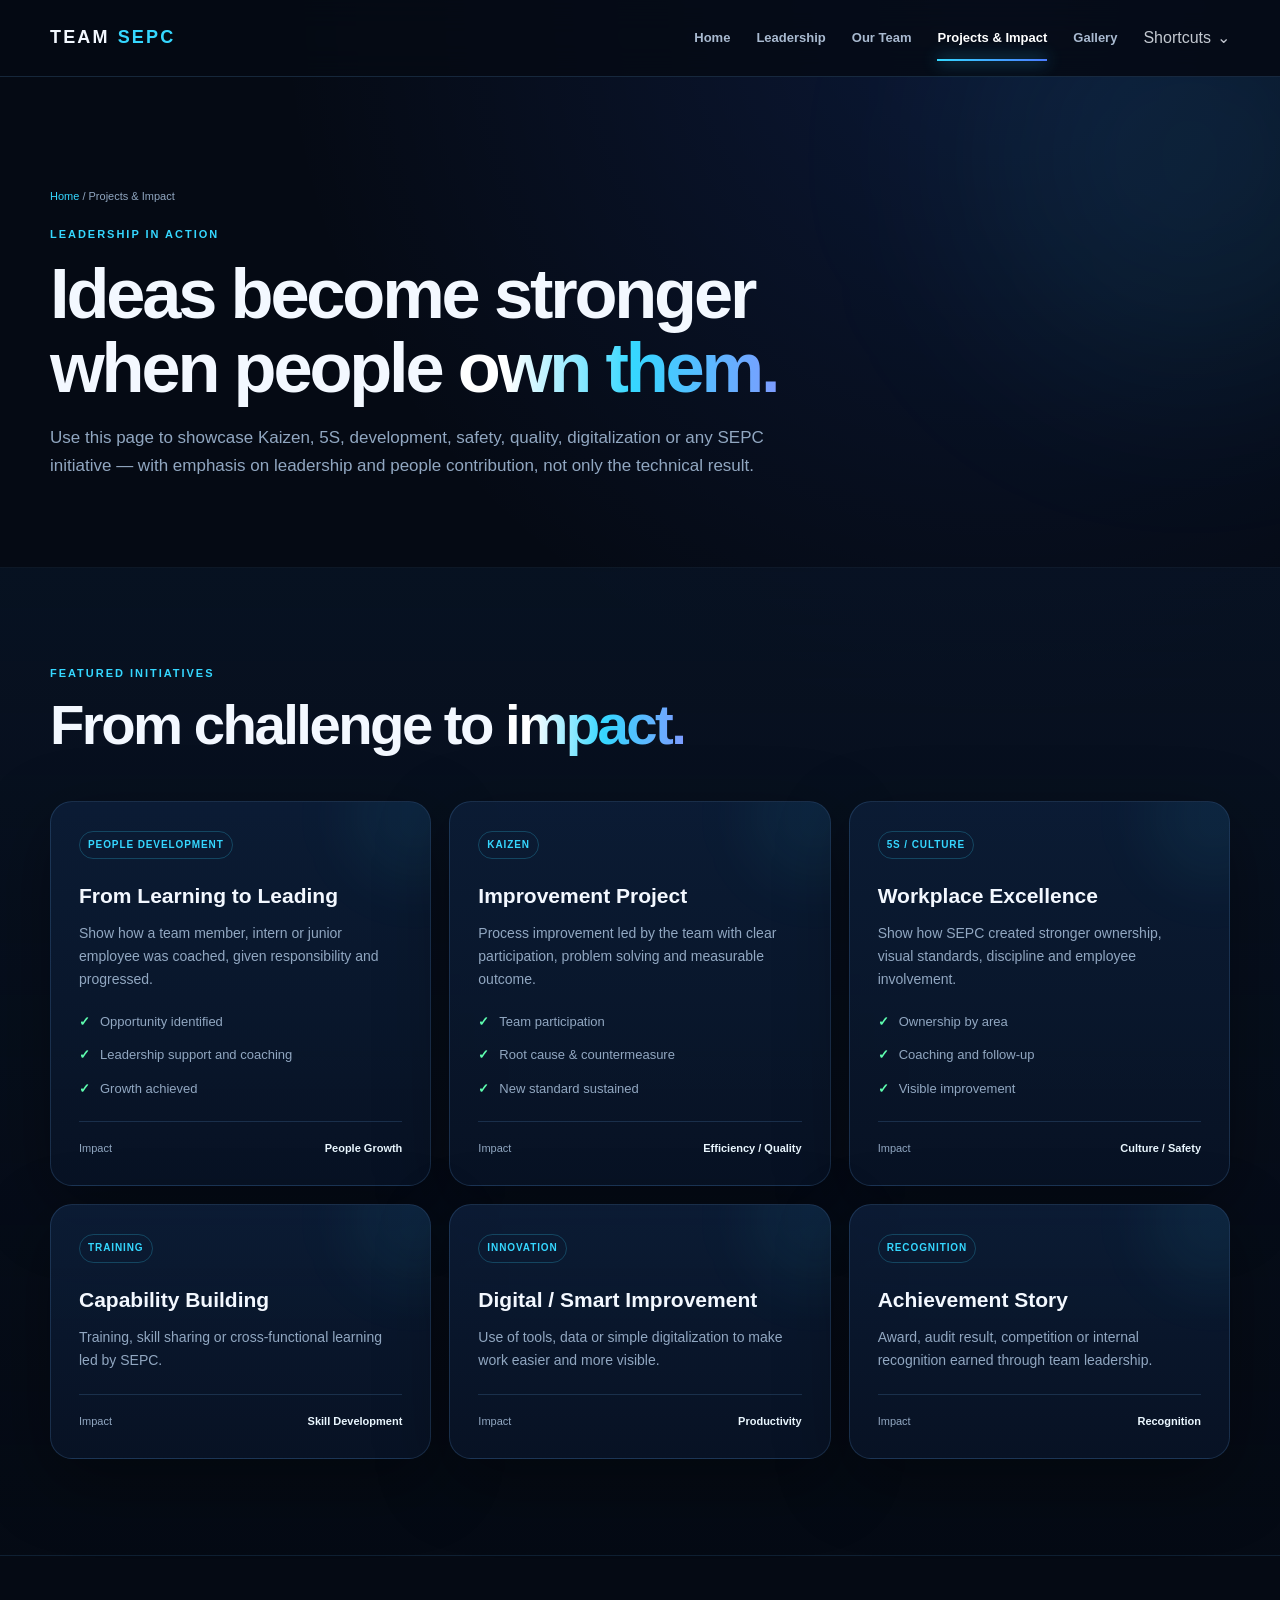
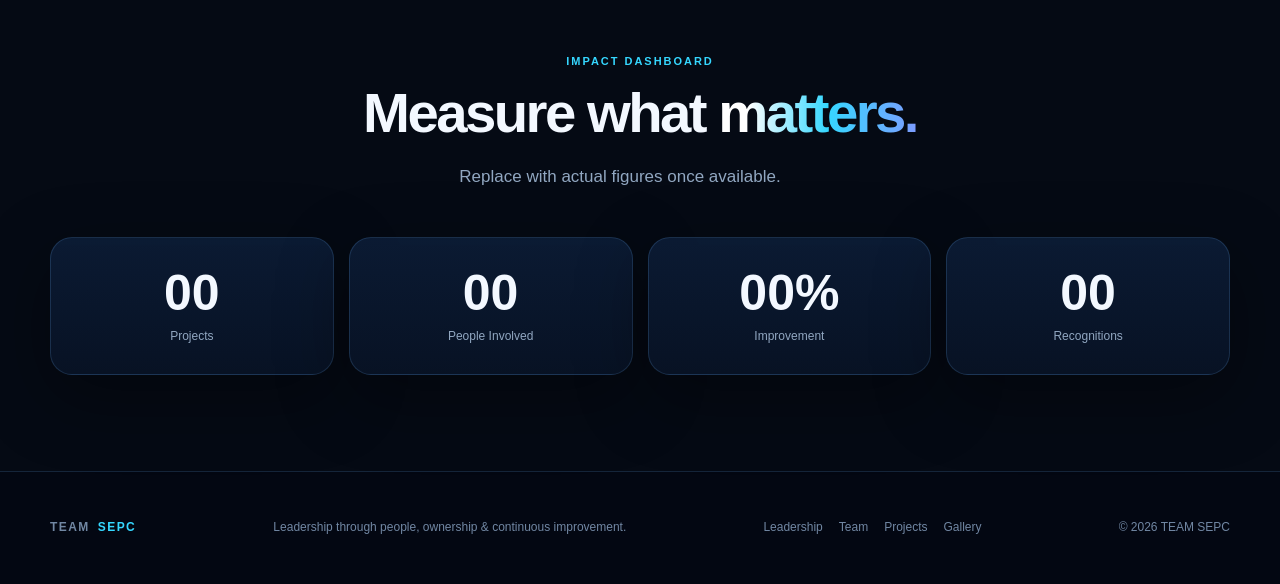
<file: projects.html>
<!doctype html><html lang="en"><head><meta charset="utf-8"><meta name="viewport" content="width=device-width,initial-scale=1"><meta name="description" content="TEAM SEPC projects achievements and leadership impact"><title>Projects & Impact | TEAM SEPC</title><link rel="stylesheet" href="css/style.css"></head><body>
<header class="site-header"><div class="container nav-wrap"><a class="brand" href="index.html"><span>TEAM</span><strong>SEPC</strong></a><button class="menu-toggle" aria-label="Open navigation" aria-expanded="false"><span></span><span></span><span></span></button><nav class="main-nav" aria-label="Primary navigation"><a href="index.html" >Home</a><a href="leadership.html" >Leadership</a><a href="team.html" >Our Team</a><a href="projects.html" class="active">Projects & Impact</a><a href="gallery.html" >Gallery</a><div class="nav-dropdown"><button class="dropdown-toggle" type="button" aria-expanded="false">Shortcuts <span>⌄</span></button><div class="dropdown-menu"><a href="#" onclick="return false;"><span>01</span> SEPC Portal <small>Coming soon</small></a><a href="#" onclick="return false;"><span>02</span> Daily Dashboard <small>Coming soon</small></a><a href="#" onclick="return false;"><span>03</span> Improvement Tracker <small>Coming soon</small></a><a href="#" onclick="return false;"><span>04</span> Training Hub <small>Coming soon</small></a><a href="#" onclick="return false;"><span>05</span> Shared Resources <small>Coming soon</small></a></div></div></nav></div></header>
<main><section class="page-hero"><div class="container"><div class="breadcrumb"><a href="index.html">Home</a> / Projects & Impact</div><div class="eyebrow">LEADERSHIP IN ACTION</div><h1>Ideas become stronger<br>when people <span>own them.</span></h1><p>Use this page to showcase Kaizen, 5S, development, safety, quality, digitalization or any SEPC initiative — with emphasis on leadership and people contribution, not only the technical result.</p></div></section><section class="section section-dark"><div class="container"><div class="section-heading reveal"><div class="eyebrow">FEATURED INITIATIVES</div><h2>From challenge to <span>impact.</span></h2></div><div class="project-grid"><article class="project-card reveal"><div class="project-tag">PEOPLE DEVELOPMENT</div><h3>From Learning to Leading</h3><p>Show how a team member, intern or junior employee was coached, given responsibility and progressed.</p><div class="impact-list"><div>Opportunity identified</div><div>Leadership support and coaching</div><div>Growth achieved</div></div><div class="project-meta"><span>Impact</span><strong>People Growth</strong></div></article><article class="project-card reveal delay-1"><div class="project-tag">KAIZEN</div><h3>Improvement Project</h3><p>Process improvement led by the team with clear participation, problem solving and measurable outcome.</p><div class="impact-list"><div>Team participation</div><div>Root cause & countermeasure</div><div>New standard sustained</div></div><div class="project-meta"><span>Impact</span><strong>Efficiency / Quality</strong></div></article><article class="project-card reveal delay-2"><div class="project-tag">5S / CULTURE</div><h3>Workplace Excellence</h3><p>Show how SEPC created stronger ownership, visual standards, discipline and employee involvement.</p><div class="impact-list"><div>Ownership by area</div><div>Coaching and follow-up</div><div>Visible improvement</div></div><div class="project-meta"><span>Impact</span><strong>Culture / Safety</strong></div></article><article class="project-card reveal"><div class="project-tag">TRAINING</div><h3>Capability Building</h3><p>Training, skill sharing or cross-functional learning led by SEPC.</p><div class="project-meta"><span>Impact</span><strong>Skill Development</strong></div></article><article class="project-card reveal delay-1"><div class="project-tag">INNOVATION</div><h3>Digital / Smart Improvement</h3><p>Use of tools, data or simple digitalization to make work easier and more visible.</p><div class="project-meta"><span>Impact</span><strong>Productivity</strong></div></article><article class="project-card reveal delay-2"><div class="project-tag">RECOGNITION</div><h3>Achievement Story</h3><p>Award, audit result, competition or internal recognition earned through team leadership.</p><div class="project-meta"><span>Impact</span><strong>Recognition</strong></div></article></div></div></section><section class="section"><div class="container"><div class="section-heading center reveal"><div class="eyebrow">IMPACT DASHBOARD</div><h2>Measure what <span>matters.</span></h2><p>Replace with actual figures once available.</p></div><div class="stats-grid"><div class="stat-card reveal"><strong>00</strong><span>Projects</span></div><div class="stat-card reveal delay-1"><strong>00</strong><span>People Involved</span></div><div class="stat-card reveal delay-2"><strong>00%</strong><span>Improvement</span></div><div class="stat-card reveal delay-3"><strong>00</strong><span>Recognitions</span></div></div></div></section></main>
<footer class="site-footer"><div class="container footer-wrap"><a class="brand" href="index.html"><span>TEAM</span><strong>SEPC</strong></a><p>Leadership through people, ownership & continuous improvement.</p><div class="footer-links"><a href="leadership.html">Leadership</a><a href="team.html">Team</a><a href="projects.html">Projects</a><a href="gallery.html">Gallery</a></div><p>© <span data-year></span> TEAM SEPC</p></div></footer><script src="js/script.js"></script></body></html>
</file>
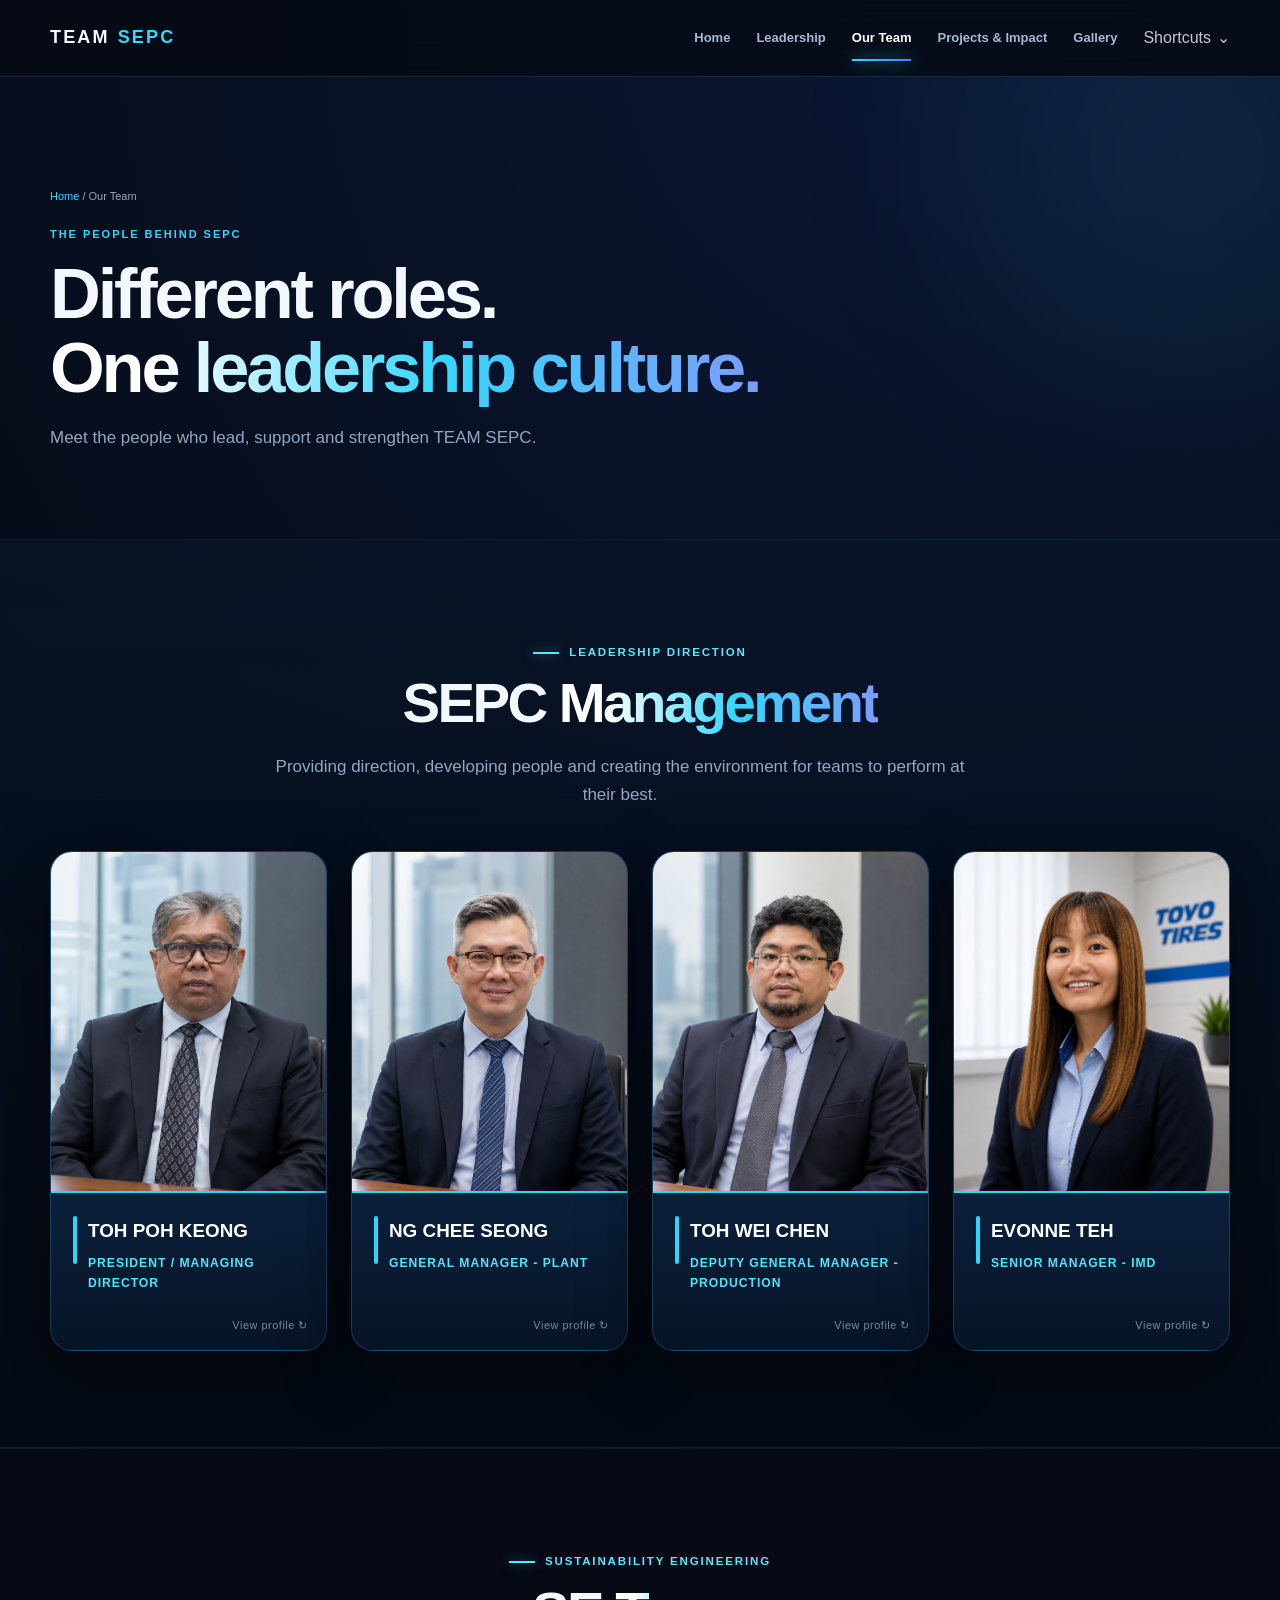
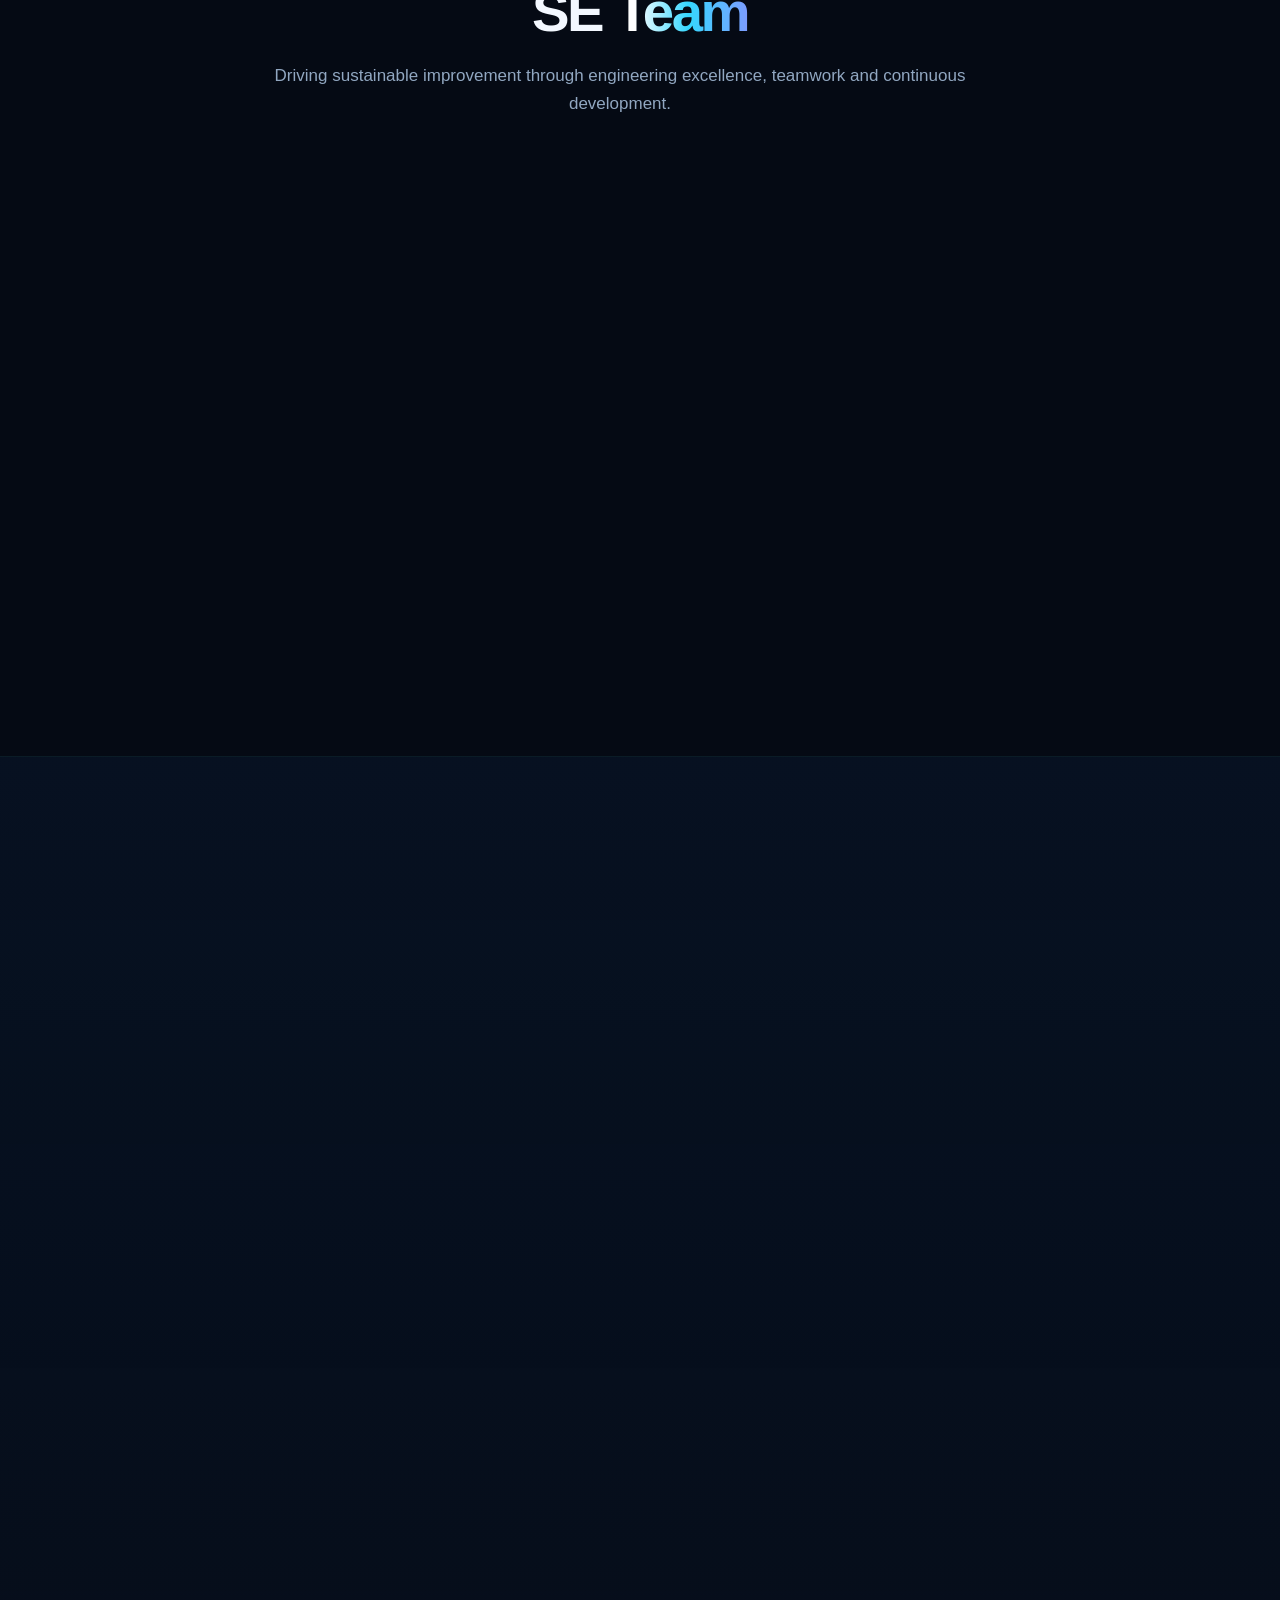
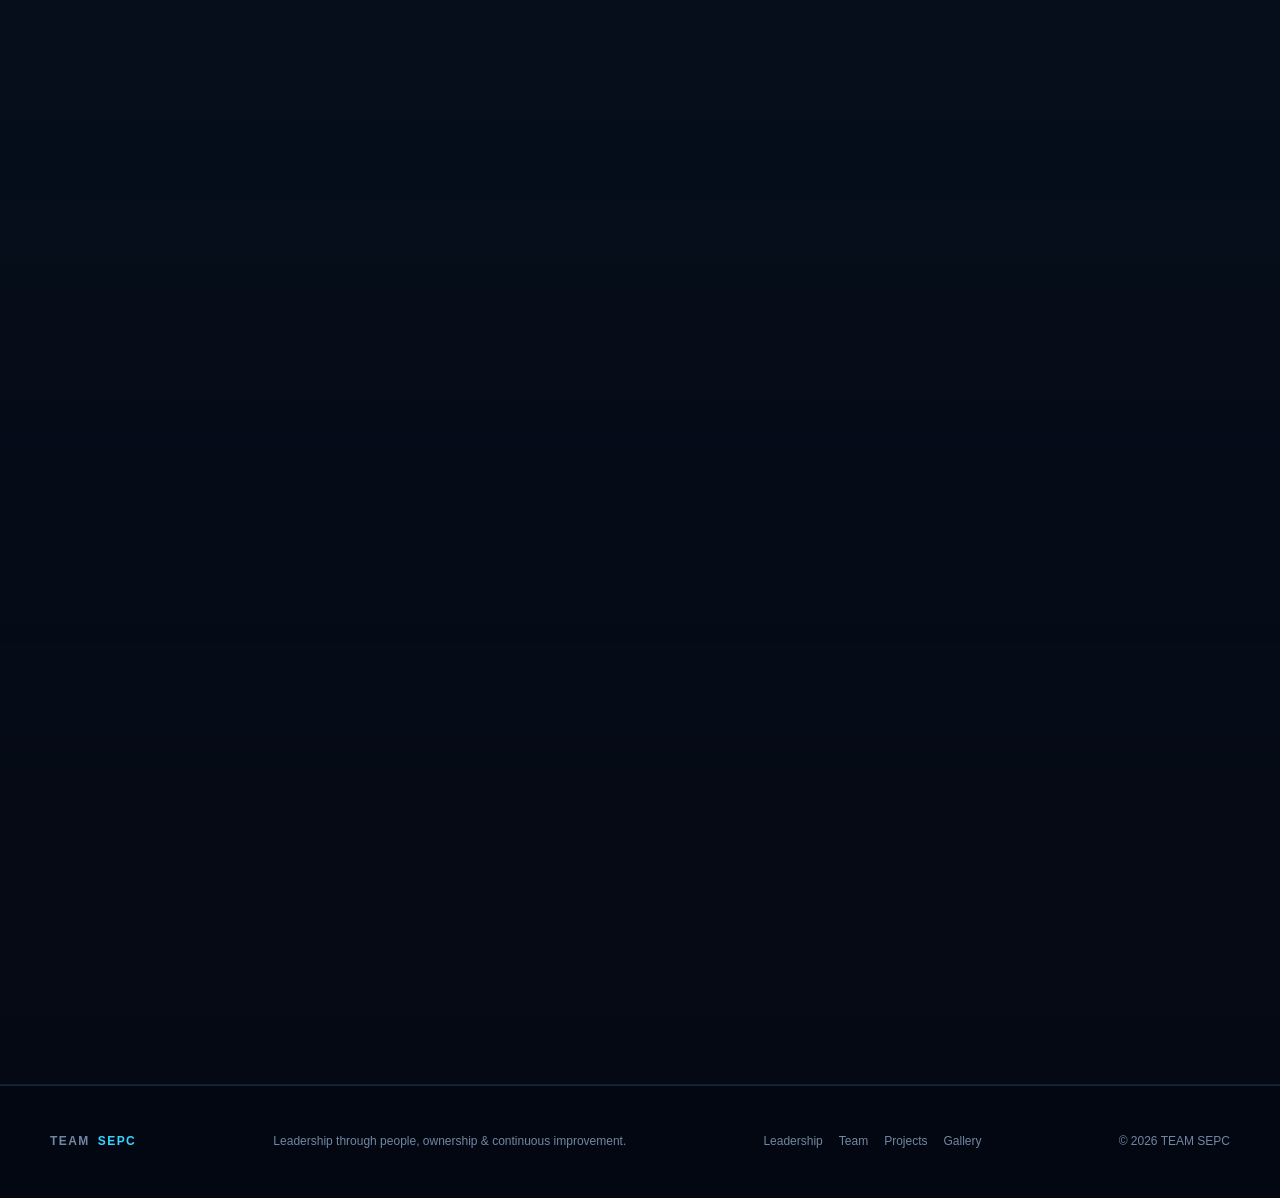
<file: team.html>
<!doctype html>
<html lang="en">
<head>
  <meta charset="utf-8">
  <meta name="viewport" content="width=device-width,initial-scale=1">
  <meta name="description" content="Meet the TEAM SEPC department members">
  <title>Our Team | TEAM SEPC</title>
  <link rel="stylesheet" href="css/style.css">

  <style>
    /* Team page hierarchy layout */
    .team-group { position: relative; }
    .team-group + .team-group { border-top: 1px solid rgba(82,232,255,.08); }
    .team-group .section-heading { margin-bottom: 42px; }

    .team-grid-four {
      display: grid;
      grid-template-columns: repeat(4, minmax(0, 1fr));
      gap: 24px;
      align-items: stretch;
    }

    /* PC Team: 4 + 4 + 2, with final two centered on desktop */
    .pc-team-grid .team-card:nth-last-child(2) { grid-column: 2; }
    .pc-team-grid .team-card:last-child { grid-column: 3; }

    .group-label {
      display: inline-flex;
      align-items: center;
      gap: 10px;
      margin-bottom: 12px;
      color: #59e8ff;
      font-size: .72rem;
      font-weight: 800;
      letter-spacing: .16em;
      text-transform: uppercase;
    }

    .group-label::before {
      content: "";
      width: 26px;
      height: 2px;
      background: #59e8ff;
      box-shadow: 0 0 12px rgba(89,232,255,.55);
    }

    @media (max-width: 1100px) {
      .team-grid-four { grid-template-columns: repeat(2, minmax(0, 1fr)); }
      .pc-team-grid .team-card:nth-last-child(2),
      .pc-team-grid .team-card:last-child { grid-column: auto; }
    }

    @media (max-width: 650px) {
      .team-grid-four { grid-template-columns: 1fr; }
    }
  </style>
</head>
<body>

<header class="site-header">
  <div class="container nav-wrap">
    <a class="brand" href="index.html"><span>TEAM</span><strong>SEPC</strong></a>

    <button class="menu-toggle" aria-label="Open navigation" aria-expanded="false">
      <span></span><span></span><span></span>
    </button>

    <nav class="main-nav" aria-label="Primary navigation">
      <a href="index.html">Home</a>
      <a href="leadership.html">Leadership</a>
      <a href="team.html" class="active">Our Team</a>
      <a href="projects.html">Projects &amp; Impact</a>
      <a href="gallery.html">Gallery</a>

      <div class="nav-dropdown">
        <button class="dropdown-toggle" type="button" aria-expanded="false">Shortcuts <span>⌄</span></button>
        <div class="dropdown-menu">
          <a href="#" onclick="return false;"><span>01</span> SEPC Portal <small>Coming soon</small></a>
          <a href="#" onclick="return false;"><span>02</span> Daily Dashboard <small>Coming soon</small></a>
          <a href="#" onclick="return false;"><span>03</span> Improvement Tracker <small>Coming soon</small></a>
          <a href="#" onclick="return false;"><span>04</span> Training Hub <small>Coming soon</small></a>
          <a href="#" onclick="return false;"><span>05</span> Shared Resources <small>Coming soon</small></a>
        </div>
      </div>
    </nav>
  </div>
</header>

<main>

  <section class="page-hero">
    <div class="container">
      <div class="breadcrumb"><a href="index.html">Home</a> / Our Team</div>
      <div class="eyebrow">THE PEOPLE BEHIND SEPC</div>
      <h1>Different roles.<br><span>One leadership culture.</span></h1>
      <p>Meet the people who lead, support and strengthen TEAM SEPC.</p>
    </div>
  </section>

  <!-- =========================================================
       SECTION 1: MANAGEMENT - 4 CARDS
  ========================================================== -->
  <section class="section section-dark team-group">
    <div class="container">
      <div class="section-heading center reveal">
        <div class="group-label">Leadership Direction</div>
        <h2>SEPC <span>Management</span></h2>
        <p>Providing direction, developing people and creating the environment for teams to perform at their best.</p>
      </div>

      <div class="team-grid-four">

        <!-- MANAGEMENT 01 -->
        <article class="team-card reveal" tabindex="0" aria-label="Management Member 1 profile">
          <div class="team-card-inner">
            <div class="team-card-face team-card-front">
              <div class="member-photo"><img src="images/team/management-1.jpg" alt="Management Member 1"></div>
              <div class="team-front-info">
                <h3>TOH POH KEONG</h3>
                <p class="role">PRESIDENT / MANAGING DIRECTOR</p>
                <span class="flip-hint">View profile ↻</span>
              </div>
            </div>
            <div class="team-card-face team-card-back">
              <div class="back-number">01</div>
              <p class="back-label">SEPC MANAGEMENT</p>
              <h3>TOH POH KEONG</h3>
              <p class="role">PRESIDENT / MANAGING DIRECTOR</p>
              <div class="back-line"></div>
              <p class="bio">Leads the SEPC team with a focus on people development, operational excellence and continuous improvement. Passionate about building strong teams and empowering people to take ownership.</p>
              <div class="leadership-tag">Leadership is about empowering others to succeed.</div>
              <span class="flip-hint">Back to photo ↻</span>
            </div>
          </div>
        </article>

        <!-- MANAGEMENT 02 -->
        <article class="team-card reveal" tabindex="0" aria-label="Management Member 2 profile">
          <div class="team-card-inner">
            <div class="team-card-face team-card-front">
              <div class="member-photo"><img src="images/team/management-2.jpg" alt="Management Member 2"></div>
              <div class="team-front-info">
                <h3>NG CHEE SEONG</h3>
                <p class="role">GENERAL MANAGER - PLANT</p>
                <span class="flip-hint">View profile ↻</span>
              </div>
            </div>
            <div class="team-card-face team-card-back">
              <div class="back-number">02</div>
              <p class="back-label">SEPC MANAGEMENT</p>
              <h3>Management Name 2</h3>
              <p class="role">Management Role</p>
              <div class="back-line"></div>
              <p class="bio">Add a short leadership contribution, responsibility, experience or personal leadership message here.</p>
              <div class="leadership-tag">LEAD • INSPIRE • EMPOWER</div>
              <span class="flip-hint">Back to photo ↻</span>
            </div>
          </div>
        </article>

        <!-- MANAGEMENT 03 -->
        <article class="team-card reveal" tabindex="0" aria-label="Management Member 3 profile">
          <div class="team-card-inner">
            <div class="team-card-face team-card-front">
              <div class="member-photo"><img src="images/team/management-3.jpg" alt="Management Member 3"></div>
              <div class="team-front-info">
                <h3>TOH WEI CHEN</h3>
                <p class="role">DEPUTY GENERAL MANAGER - PRODUCTION</p>
                <span class="flip-hint">View profile ↻</span>
              </div>
            </div>
            <div class="team-card-face team-card-back">
              <div class="back-number">03</div>
              <p class="back-label">SEPC MANAGEMENT</p>
              <h3>Management Name 3</h3>
              <p class="role">Management Role</p>
              <div class="back-line"></div>
              <p class="bio">Add a short leadership contribution, responsibility, experience or personal leadership message here.</p>
              <div class="leadership-tag">LEAD • INSPIRE • EMPOWER</div>
              <span class="flip-hint">Back to photo ↻</span>
            </div>
          </div>
        </article>

        <!-- MANAGEMENT 04 -->
        <article class="team-card reveal" tabindex="0" aria-label="Management Member 4 profile">
          <div class="team-card-inner">
            <div class="team-card-face team-card-front">
              <div class="member-photo"><img src="images/team/management-4.jpg" alt="Management Member 4"></div>
              <div class="team-front-info">
                <h3>EVONNE TEH</h3>
                <p class="role">SENIOR MANAGER - IMD</p>
                <span class="flip-hint">View profile ↻</span>
              </div>
            </div>
            <div class="team-card-face team-card-back">
              <div class="back-number">04</div>
              <p class="back-label">SEPC MANAGEMENT</p>
              <h3>EVONNE TEH</h3>
              <p class="role">SENIOR MANAGER - IMD</p>
              <div class="back-line"></div>
              <p class="bio">Two decades in the tyre industry turning data into decisions, bottlenecks into breakthroughs, and paper into history. Driving continuous improvement, digital transformation, and high-performing teams.</p>
              <div class="leadership-tag">Transforming people, processes, and technology to achieve sustainable manufacturing excellence.</div>
              <span class="flip-hint">Back to photo ↻</span>
            </div>
          </div>
        </article>

      </div>
    </div>
  </section>

  <!-- =========================================================
       SECTION 2: SE TEAM - 4 CARDS
  ========================================================== -->
  <section class="section team-group">
    <div class="container">
      <div class="section-heading center reveal">
        <div class="group-label">Sustainability Engineering</div>
        <h2>SE <span>Team</span></h2>
        <p>Driving sustainable improvement through engineering excellence, teamwork and continuous development.</p>
      </div>

      <div class="team-grid-four">

        <!-- SE 01 -->
        <article class="team-card reveal" tabindex="0" aria-label="SE Team Member 1 profile">
          <div class="team-card-inner">
            <div class="team-card-face team-card-front">
              <div class="member-photo"><img src="images/team/se-1.jpg" alt="SE Team Member 1"></div>
              <div class="team-front-info"><h3>MOHAMAD RASHID</h3><p class="role">SENIOR MANAGER - SE</p><span class="flip-hint">View profile ↻</span></div>
            </div>
            <div class="team-card-face team-card-back">
              <div class="back-number">01</div><p class="back-label">SUSTAINABILITY ENGINEERING</p><h3>SE Member 1</h3><p class="role">Team Role</p><div class="back-line"></div><p class="bio">Add responsibility, contribution, expertise or personal leadership message here.</p><div class="leadership-tag">LEAD • INSPIRE • EMPOWER</div><span class="flip-hint">Back to photo ↻</span>
            </div>
          </div>
        </article>

        <!-- SE 02 -->
        <article class="team-card reveal" tabindex="0" aria-label="SE Team Member 2 profile">
          <div class="team-card-inner">
            <div class="team-card-face team-card-front">
              <div class="member-photo"><img src="images/team/se-2.jpg" alt="SE Team Member 2"></div>
              <div class="team-front-info"><h3>RAJA MOHAMED RIZAL</h3><p class="role">ENGINEER - SE</p><span class="flip-hint">View profile ↻</span></div>
            </div>
            <div class="team-card-face team-card-back">
              <div class="back-number">02</div><p class="back-label">SUSTAINABILITY ENGINEERING</p><h3>SE Member 2</h3><p class="role">Team Role</p><div class="back-line"></div><p class="bio">Add responsibility, contribution, expertise or personal leadership message here.</p><div class="leadership-tag">LEAD • INSPIRE • EMPOWER</div><span class="flip-hint">Back to photo ↻</span>
            </div>
          </div>
        </article>

        <!-- SE 03 -->
        <article class="team-card reveal" tabindex="0" aria-label="SE Team Member 3 profile">
          <div class="team-card-inner">
            <div class="team-card-face team-card-front">
              <div class="member-photo"><img src="images/team/se-3.jpg" alt="SE Team Member 3"></div>
              <div class="team-front-info"><h3>NURUL SYAFIKA</h3><p class="role">ENGINEER - SE</p><span class="flip-hint">View profile ↻</span></div>
            </div>
            <div class="team-card-face team-card-back">
              <div class="back-number">03</div><p class="back-label">SUSTAINABILITY ENGINEERING</p><h3>SE Member 3</h3><p class="role">Team Role</p><div class="back-line"></div><p class="bio">Add responsibility, contribution, expertise or personal leadership message here.</p><div class="leadership-tag">LEAD • INSPIRE • EMPOWER</div><span class="flip-hint">Back to photo ↻</span>
            </div>
          </div>
        </article>

        <!-- SE 04 -->
        <article class="team-card reveal" tabindex="0" aria-label="SE Team Member 4 profile">
          <div class="team-card-inner">
            <div class="team-card-face team-card-front">
              <div class="member-photo"><img src="images/team/se-4.jpg" alt="SE Team Member 4"></div>
              <div class="team-front-info"><h3>MUHAMMAD FAIZ</h3><p class="role">ENGINEER - SE</p><span class="flip-hint">View profile ↻</span></div>
            </div>
            <div class="team-card-face team-card-back">
              <div class="back-number">04</div><p class="back-label">SUSTAINABILITY ENGINEERING</p><h3>SE Member 4</h3><p class="role">Team Role</p><div class="back-line"></div><p class="bio">Add responsibility, contribution, expertise or personal leadership message here.</p><div class="leadership-tag">LEAD • INSPIRE • EMPOWER</div><span class="flip-hint">Back to photo ↻</span>
            </div>
          </div>
        </article>

      </div>
    </div>
  </section>

  <!-- =========================================================
       SECTION 3: PC TEAM - 10 CARDS
       Desktop: 4 + 4 + 2 centered
  ========================================================== -->
  <section class="section section-dark team-group">
    <div class="container">
      <div class="section-heading center reveal">
        <div class="group-label">Production Control</div>
        <h2>PC <span>Team</span></h2>
        <p>Turning production demand into clear plans, coordinated schedules and stable operations.</p>
      </div>

      <div class="team-grid-four pc-team-grid">

        <!-- PC 01 -->
<article class="team-card reveal" tabindex="0" aria-label="Khor Seong Hock profile">
  <div class="team-card-inner">

    <div class="team-card-face team-card-front">
      <div class="member-photo">
        <img src="images/team/pc-1.jpg" alt="Khor Seong Hock">
      </div>

      <div class="team-front-info">
        <h3>KHOR SEONG HOCK</h3>
        <p class="role">MANAGER - PC</p>
        <span class="flip-hint">View profile ↻</span>
      </div>
    </div>

    <div class="team-card-face team-card-back">
      <div class="back-number">01</div>
      <p class="back-label">PRODUCTION CONTROL</p>
      <h3>KHOR SEONG HOCK</h3>
      <p class="role">MANAGER - PC</p>
      <div class="back-line"></div>
      <p class="bio">Add responsibility, contribution, expertise or personal leadership message here.</p>
      <div class="leadership-tag">LEAD • INSPIRE • EMPOWER</div>
      <span class="flip-hint">Back to photo ↻</span>
    </div>

  </div>
</article>


<!-- PC 02 -->
<article class="team-card reveal" tabindex="0" aria-label="Zaitulathika profile">
  <div class="team-card-inner">

    <div class="team-card-face team-card-front">
      <div class="member-photo">
        <img src="images/team/pc-2.jpg" alt="Zaitulathika">
      </div>

      <div class="team-front-info">
        <h3>ZAITULATHIKA</h3>
        <p class="role">EXECUTIVE - PC</p>
        <span class="flip-hint">View profile ↻</span>
      </div>
    </div>

    <div class="team-card-face team-card-back">
      <div class="back-number">02</div>
      <p class="back-label">PRODUCTION CONTROL</p>
      <h3>ZAITULATHIKA</h3>
      <p class="role">EXECUTIVE - PC</p>
      <div class="back-line"></div>
      <p class="bio">Add responsibility, contribution, expertise or personal leadership message here.</p>
      <div class="leadership-tag">LEAD • INSPIRE • EMPOWER</div>
      <span class="flip-hint">Back to photo ↻</span>
    </div>

  </div>
</article>


<!-- PC 03 -->
<article class="team-card reveal" tabindex="0" aria-label="Lee Paik Chuan profile">
  <div class="team-card-inner">

    <div class="team-card-face team-card-front">
      <div class="member-photo">
        <img src="images/team/pc-3.jpg" alt="Lee Paik Chuan">
      </div>

      <div class="team-front-info">
        <h3>LEE PAIK CHUAN</h3>
        <p class="role">EXECUTIVE - PC</p>
        <span class="flip-hint">View profile ↻</span>
      </div>
    </div>

    <div class="team-card-face team-card-back">
      <div class="back-number">03</div>
      <p class="back-label">PRODUCTION CONTROL</p>
      <h3>LEE PAIK CHUAN</h3>
      <p class="role">EXECUTIVE - PC</p>
      <div class="back-line"></div>
      <p class="bio">Add responsibility, contribution, expertise or personal leadership message here.</p>
      <div class="leadership-tag">LEAD • INSPIRE • EMPOWER</div>
      <span class="flip-hint">Back to photo ↻</span>
    </div>

  </div>
</article>


<!-- PC 04 -->
<article class="team-card reveal" tabindex="0" aria-label="Parthiban profile">
  <div class="team-card-inner">

    <div class="team-card-face team-card-front">
      <div class="member-photo">
        <img src="images/team/pc-4.jpg" alt="Parthiban">
      </div>

      <div class="team-front-info">
        <h3>PARTHIBAN</h3>
        <p class="role">TECHNICIAN - PC</p>
        <span class="flip-hint">View profile ↻</span>
      </div>
    </div>

    <div class="team-card-face team-card-back">
      <div class="back-number">04</div>
      <p class="back-label">PRODUCTION CONTROL</p>
      <h3>PARTHIBAN</h3>
      <p class="role">TECHNICIAN - PC</p>
      <div class="back-line"></div>
      <p class="bio">Add responsibility, contribution, expertise or personal leadership message here.</p>
      <div class="leadership-tag">LEAD • INSPIRE • EMPOWER</div>
      <span class="flip-hint">Back to photo ↻</span>
    </div>

  </div>
</article>


<!-- PC 05 -->
<article class="team-card reveal" tabindex="0" aria-label="Muhammad Naim profile">
  <div class="team-card-inner">

    <div class="team-card-face team-card-front">
      <div class="member-photo">
        <img src="images/team/pc-5.jpg" alt="Muhammad Naim">
      </div>

      <div class="team-front-info">
        <h3>MUHAMMAD NAIM</h3>
        <p class="role">TECHNICIAN - PC</p>
        <span class="flip-hint">View profile ↻</span>
      </div>
    </div>

    <div class="team-card-face team-card-back">
      <div class="back-number">05</div>
      <p class="back-label">PRODUCTION CONTROL</p>
      <h3>MUHAMMAD NAIM</h3>
      <p class="role">TECHNICIAN - PC</p>
      <div class="back-line"></div>
      <p class="bio">Add responsibility, contribution, expertise or personal leadership message here.</p>
      <div class="leadership-tag">LEAD • INSPIRE • EMPOWER</div>
      <span class="flip-hint">Back to photo ↻</span>
    </div>

  </div>
</article>


<!-- PC 06 -->
<article class="team-card reveal" tabindex="0" aria-label="Nazirul Hazwan profile">
  <div class="team-card-inner">

    <div class="team-card-face team-card-front">
      <div class="member-photo">
        <img src="images/team/pc-6.jpg" alt="Nazirul Hazwan">
      </div>

      <div class="team-front-info">
        <h3>NAZIRUL HAZWAN</h3>
        <p class="role">TECHNICIAN - PC</p>
        <span class="flip-hint">View profile ↻</span>
      </div>
    </div>

    <div class="team-card-face team-card-back">
      <div class="back-number">06</div>
      <p class="back-label">PRODUCTION CONTROL</p>
      <h3>NAZIRUL HAZWAN</h3>
      <p class="role">TECHNICIAN - PC</p>
      <div class="back-line"></div>
      <p class="bio">Add responsibility, contribution, expertise or personal leadership message here.</p>
      <div class="leadership-tag">LEAD • INSPIRE • EMPOWER</div>
      <span class="flip-hint">Back to photo ↻</span>
    </div>

  </div>
</article>


<!-- PC 07 -->
<article class="team-card reveal" tabindex="0" aria-label="Muhammad Salehuddin profile">
  <div class="team-card-inner">

    <div class="team-card-face team-card-front">
      <div class="member-photo">
        <img src="images/team/pc-7.jpg" alt="Muhammad Salehuddin">
      </div>

      <div class="team-front-info">
        <h3>MUHAMMAD SALEHUDDIN</h3>
        <p class="role">TECHNICIAN - PC</p>
        <span class="flip-hint">View profile ↻</span>
      </div>
    </div>

    <div class="team-card-face team-card-back">
      <div class="back-number">07</div>
      <p class="back-label">PRODUCTION CONTROL</p>
      <h3>MUHAMMAD SALEHUDDIN</h3>
      <p class="role">TECHNICIAN - PC</p>
      <div class="back-line"></div>
      <p class="bio">Add responsibility, contribution, expertise or personal leadership message here.</p>
      <div class="leadership-tag">LEAD • INSPIRE • EMPOWER</div>
      <span class="flip-hint">Back to photo ↻</span>
    </div>

  </div>
</article>


<!-- PC 08 -->
<article class="team-card reveal" tabindex="0" aria-label="Mohamad Adham profile">
  <div class="team-card-inner">

    <div class="team-card-face team-card-front">
      <div class="member-photo">
        <img src="images/team/pc-8.jpg" alt="Mohamad Adham">
      </div>

      <div class="team-front-info">
        <h3>MOHAMAD ADHAM</h3>
        <p class="role">TECHNICIAN - PC</p>
        <span class="flip-hint">View profile ↻</span>
      </div>
    </div>

    <div class="team-card-face team-card-back">
      <div class="back-number">08</div>
      <p class="back-label">PRODUCTION CONTROL</p>
      <h3>MOHAMAD ADHAM</h3>
      <p class="role">TECHNICIAN - PC</p>
      <div class="back-line"></div>
      <p class="bio">Add responsibility, contribution, expertise or personal leadership message here.</p>
      <div class="leadership-tag">LEAD • INSPIRE • EMPOWER</div>
      <span class="flip-hint">Back to photo ↻</span>
    </div>

  </div>
</article>


<!-- PC 09 -->
<article class="team-card reveal" tabindex="0" aria-label="Mohamad Aizat profile">
  <div class="team-card-inner">

    <div class="team-card-face team-card-front">
      <div class="member-photo">
        <img src="images/team/pc-9.jpg" alt="Mohamad Aizat">
      </div>

      <div class="team-front-info">
        <h3>MOHAMAD AIZAT</h3>
        <p class="role">TECHNICIAN - PC</p>
        <span class="flip-hint">View profile ↻</span>
      </div>
    </div>

    <div class="team-card-face team-card-back">
      <div class="back-number">09</div>
      <p class="back-label">PRODUCTION CONTROL</p>
      <h3>MOHAMAD AIZAT</h3>
      <p class="role">TECHNICIAN - PC</p>
      <div class="back-line"></div>
      <p class="bio">Add responsibility, contribution, expertise or personal leadership message here.</p>
      <div class="leadership-tag">LEAD • INSPIRE • EMPOWER</div>
      <span class="flip-hint">Back to photo ↻</span>
    </div>

  </div>
</article>


<!-- PC 10 -->
<article class="team-card reveal" tabindex="0" aria-label="Wan Hafizul profile">
  <div class="team-card-inner">

    <div class="team-card-face team-card-front">
      <div class="member-photo">
        <img src="images/team/pc-10.jpg" alt="Wan Hafizul">
      </div>

      <div class="team-front-info">
        <h3>WAN HAFIZUL</h3>
        <p class="role">TECHNICIAN - PC</p>
        <span class="flip-hint">View profile ↻</span>
      </div>
    </div>

    <div class="team-card-face team-card-back">
      <div class="back-number">10</div>
      <p class="back-label">PRODUCTION CONTROL</p>
      <h3>WAN HAFIZUL</h3>
      <p class="role">TECHNICIAN - PC</p>
      <div class="back-line"></div>
      <p class="bio">Add responsibility, contribution, expertise or personal leadership message here.</p>
      <div class="leadership-tag">LEAD • INSPIRE • EMPOWER</div>
      <span class="flip-hint">Back to photo ↻</span>
    </div>

  </div>
</article>
      </div>
    </div>
  </section>

</main>

<footer class="site-footer">
  <div class="container footer-wrap">
    <a class="brand" href="index.html"><span>TEAM</span><strong>SEPC</strong></a>
    <p>Leadership through people, ownership &amp; continuous improvement.</p>
    <div class="footer-links">
      <a href="leadership.html">Leadership</a>
      <a href="team.html">Team</a>
      <a href="projects.html">Projects</a>
      <a href="gallery.html">Gallery</a>
    </div>
    <p>© <span data-year></span> TEAM SEPC</p>
  </div>
</footer>

<script src="js/script.js"></script>
</body>
</html>
</file>
<file: css/style.css>
:root{--bg:#050a14;--panel:#0b1930;--text:#f3f8ff;--muted:#91a7c1;--cyan:#35d7ff;--blue:#4b7cff;--line:rgba(116,186,255,.17);--green:#5fffb0;--shadow:0 22px 70px rgba(0,0,0,.36);--radius:22px}*{box-sizing:border-box}html{scroll-behavior:smooth;scroll-padding-top:84px}body{margin:0;background:radial-gradient(circle at 78% 0%,rgba(50,108,255,.14),transparent 30%),var(--bg);color:var(--text);font-family:Inter,Segoe UI,Arial,sans-serif;line-height:1.65;-webkit-font-smoothing:antialiased}a{color:inherit;text-decoration:none}img{max-width:100%;display:block}.container{width:min(1180px,calc(100% - 40px));margin:auto}.site-header{position:sticky;top:0;z-index:100;background:rgba(5,10,20,.82);backdrop-filter:blur(16px);border-bottom:1px solid var(--line)}.nav-wrap{min-height:76px;display:flex;align-items:center;justify-content:space-between;gap:28px}.brand{display:flex;align-items:center;gap:8px;font-size:18px;letter-spacing:.12em;font-weight:800}.brand strong{color:var(--cyan)}.main-nav{display:flex;align-items:center;gap:26px}.main-nav a{font-size:13px;color:#a9bad0;font-weight:700;position:relative}.main-nav a:hover,.main-nav a.active{color:white}.main-nav a.active:after{content:"";position:absolute;left:0;right:0;bottom:-12px;height:2px;background:linear-gradient(90deg,var(--cyan),var(--blue));box-shadow:0 0 16px var(--cyan)}.menu-toggle{display:none;background:transparent;border:0;padding:8px}.menu-toggle span{display:block;width:23px;height:2px;margin:5px 0;background:white;border-radius:3px}.section{padding:96px 0}.section-dark{background:linear-gradient(180deg,rgba(8,20,38,.74),rgba(5,10,20,.3));border-top:1px solid rgba(116,186,255,.08);border-bottom:1px solid rgba(116,186,255,.08)}.eyebrow{font-size:11px;font-weight:800;letter-spacing:.18em;color:var(--cyan);text-transform:uppercase;margin-bottom:14px}.section-heading{max-width:760px;margin-bottom:46px}.section-heading.center{text-align:center;margin-inline:auto}.section-heading h2,.page-hero h1,.hero h1{font-size:clamp(38px,5.5vw,74px);line-height:1.04;margin:0 0 20px;letter-spacing:-.045em}.section-heading h2{font-size:clamp(34px,4.4vw,58px)}h1 span,h2 span{background:linear-gradient(90deg,#fff 15%,var(--cyan) 55%,#7c9cff);background-clip:text;-webkit-background-clip:text;color:transparent}.section-heading p,.hero-copy>p,.page-hero p{color:var(--muted);font-size:17px;max-width:720px}.btn{display:inline-flex;align-items:center;justify-content:center;gap:8px;min-height:48px;padding:12px 18px;border-radius:12px;font-size:13px;font-weight:800;border:1px solid var(--line);transition:.25s}.btn-primary{background:linear-gradient(135deg,#1cccf5,#496fff);color:#02101c;border-color:transparent;box-shadow:0 10px 32px rgba(41,147,255,.22)}.btn-primary:hover{transform:translateY(-2px)}.btn-ghost:hover{border-color:rgba(53,215,255,.5);background:rgba(53,215,255,.06)}.hero{min-height:calc(100vh - 76px);display:grid;align-items:center;position:relative;overflow:hidden;padding:85px 0 76px}.hero:before{content:"";position:absolute;inset:0;background-image:linear-gradient(rgba(66,138,255,.04) 1px,transparent 1px),linear-gradient(90deg,rgba(66,138,255,.04) 1px,transparent 1px);background-size:48px 48px;mask-image:linear-gradient(to bottom,black,transparent 90%)}.hero-grid{display:grid;grid-template-columns:1.05fr .95fr;align-items:center;gap:64px;position:relative;z-index:2}.hero-copy h1{font-size:clamp(48px,7vw,92px)}.hero-kicker{display:inline-flex;gap:8px;align-items:center;border:1px solid var(--line);padding:8px 11px;border-radius:999px;color:#b9c9dd;font-size:11px;font-weight:800;letter-spacing:.11em;background:rgba(9,25,49,.58)}.hero-kicker:before{content:"";width:7px;height:7px;border-radius:50%;background:var(--green);box-shadow:0 0 18px var(--green)}.hero-actions{margin-top:30px;display:flex;gap:12px;flex-wrap:wrap}.leadership-visual{min-height:500px;display:grid;place-items:center;position:relative}.core{width:280px;height:280px;border-radius:50%;display:grid;place-items:center;text-align:center;background:radial-gradient(circle at 50% 40%,rgba(53,215,255,.22),rgba(10,24,46,.97) 64%);border:1px solid rgba(53,215,255,.4);box-shadow:0 0 60px rgba(53,215,255,.12),inset 0 0 40px rgba(53,215,255,.08);position:relative}.core:before,.core:after{content:"";position:absolute;border-radius:50%;border:1px solid rgba(80,137,255,.2)}.core:before{inset:-55px}.core:after{inset:-105px}.core strong{font-size:30px;letter-spacing:.08em}.core span{display:block;font-size:11px;letter-spacing:.14em;color:var(--cyan);margin-bottom:7px}.core small{display:block;color:var(--muted);font-size:11px;letter-spacing:.1em;margin-top:6px}.orbit-label{position:absolute;padding:9px 12px;border-radius:999px;background:#091a32;border:1px solid var(--line);font-size:10px;font-weight:800;letter-spacing:.08em;color:#bfeeff;box-shadow:var(--shadow)}.ol1{top:55px;left:5%}.ol2{right:3%;top:150px}.ol3{bottom:90px;right:8%}.ol4{bottom:55px;left:3%}.quick-links{margin-top:-30px;position:relative;z-index:5}.quick-grid{display:grid;grid-template-columns:repeat(4,1fr);gap:16px}.quick-card,.principle-card,.story-card,.stat-card,.team-card,.project-card,.gallery-card,.detail-card{background:linear-gradient(180deg,rgba(12,29,55,.9),rgba(8,19,37,.94));border:1px solid var(--line);border-radius:var(--radius);box-shadow:var(--shadow)}.quick-card{padding:24px;transition:.25s}.quick-card:hover{transform:translateY(-4px);border-color:rgba(53,215,255,.36)}.quick-card .num{font-size:11px;color:var(--cyan);font-weight:800}.quick-card h3{margin:10px 0 6px;font-size:19px}.quick-card p{margin:0;color:var(--muted);font-size:13px}.quick-card .arrow{margin-top:14px;color:var(--cyan);font-size:18px}.lead-grid{display:grid;grid-template-columns:repeat(4,1fr);gap:18px}.principle-card{padding:28px}.principle-icon{width:42px;height:42px;border-radius:13px;display:grid;place-items:center;background:rgba(53,215,255,.09);border:1px solid rgba(53,215,255,.2);color:var(--cyan);font-weight:900;margin-bottom:22px}.principle-card h3{margin:0 0 8px;font-size:20px}.principle-card p{color:var(--muted);margin:0;font-size:14px}.quote-panel{display:grid;grid-template-columns:.8fr 1.2fr;gap:24px;align-items:stretch}.quote-box{padding:38px;background:linear-gradient(145deg,rgba(53,215,255,.12),rgba(75,124,255,.05));border:1px solid rgba(53,215,255,.23);border-radius:var(--radius)}.quote-mark{font-size:64px;line-height:.7;color:var(--cyan)}.quote-box blockquote{font-size:clamp(24px,3vw,38px);line-height:1.24;margin:22px 0;color:#eaf6ff;font-weight:700}.quote-box p{color:var(--muted);margin:0}.story-stack{display:grid;gap:14px}.story-card{padding:22px 24px;display:grid;grid-template-columns:46px 1fr;gap:16px;align-items:start}.story-card .step{width:42px;height:42px;border-radius:13px;background:rgba(75,124,255,.12);display:grid;place-items:center;color:var(--cyan);font-weight:800}.story-card h3{margin:0 0 5px;font-size:17px}.story-card p{margin:0;color:var(--muted);font-size:13px}.stats-grid{display:grid;grid-template-columns:repeat(4,1fr);gap:15px}.stat-card{padding:28px;text-align:center}.stat-card strong{display:block;font-size:clamp(32px,4vw,50px);line-height:1.1}.stat-card span{display:block;color:var(--muted);font-size:12px;margin-top:6px}.cta-band{display:grid;grid-template-columns:1fr auto;align-items:center;gap:28px;padding:34px;border:1px solid rgba(53,215,255,.22);background:linear-gradient(100deg,rgba(53,215,255,.11),rgba(75,124,255,.05));border-radius:var(--radius)}.cta-band h2{font-size:clamp(28px,3.7vw,46px);margin:0 0 8px}.cta-band p{margin:0;color:var(--muted)}.page-hero{padding:110px 0 70px;position:relative;overflow:hidden}.page-hero:after{content:"";position:absolute;width:420px;height:420px;border-radius:50%;background:rgba(53,215,255,.08);filter:blur(100px);right:-120px;top:-130px}.breadcrumb{font-size:11px;color:var(--muted);margin-bottom:20px}.breadcrumb a{color:var(--cyan)}.page-hero h1{max-width:850px}.intro-grid{display:grid;grid-template-columns:1fr 1fr;gap:22px}.detail-card{padding:32px}.detail-card h3{font-size:22px;margin:0 0 10px}.detail-card p{color:var(--muted);margin:0}.timeline{display:grid;gap:16px}.timeline-item{display:grid;grid-template-columns:110px 1fr;gap:22px;padding:22px 0;border-bottom:1px solid var(--line)}.timeline-item:last-child{border-bottom:0}.timeline-item .phase{color:var(--cyan);font-size:11px;font-weight:800;letter-spacing:.1em}.timeline-item h3{margin:0 0 6px}.timeline-item p{margin:0;color:var(--muted)}.team-grid{display:grid;grid-template-columns:repeat(4,1fr);gap:18px}.team-card{overflow:hidden}.team-card img{width:100%;aspect-ratio:4/5;object-fit:cover;background:#0a1830}.team-card .team-info{padding:20px}.team-card h3{font-size:18px;margin:0 0 3px}.team-card .role{color:var(--cyan);font-size:11px;font-weight:800;text-transform:uppercase;letter-spacing:.07em;margin:0 0 10px}.team-card .bio{color:var(--muted);font-size:13px;margin:0}.team-note{padding:18px 20px;border:1px dashed rgba(53,215,255,.28);border-radius:16px;color:var(--muted);font-size:13px;margin-bottom:30px;background:rgba(53,215,255,.03)}.project-grid{display:grid;grid-template-columns:repeat(3,1fr);gap:18px}.project-card{padding:28px;position:relative;overflow:hidden}.project-card:after{content:"";position:absolute;width:130px;height:130px;border-radius:50%;background:rgba(53,215,255,.06);filter:blur(30px);right:-50px;top:-50px}.project-tag{display:inline-block;padding:5px 8px;border-radius:999px;border:1px solid rgba(53,215,255,.23);font-size:10px;color:var(--cyan);font-weight:800;letter-spacing:.09em;margin-bottom:20px}.project-card h3{margin:0 0 8px;font-size:21px}.project-card p{margin:0;color:var(--muted);font-size:14px}.project-meta{margin-top:22px;padding-top:17px;border-top:1px solid var(--line);display:flex;justify-content:space-between;gap:10px;font-size:11px}.project-meta span{color:var(--muted)}.project-meta strong{color:#eaf7ff}.impact-list{display:grid;gap:12px;margin-top:20px}.impact-list div{display:flex;gap:10px;color:var(--muted);font-size:13px}.impact-list div:before{content:"✓";color:var(--green);font-weight:900}.gallery-grid{display:grid;grid-template-columns:repeat(3,1fr);gap:16px}.gallery-card{overflow:hidden;margin:0}.gallery-card img{width:100%;aspect-ratio:16/10;object-fit:cover;background:#08182f}.gallery-card .caption{padding:15px 17px}.gallery-card strong{display:block;font-size:14px}.gallery-card span{font-size:11px;color:var(--muted)}.site-footer{border-top:1px solid var(--line);padding:34px 0;background:#030712}.footer-wrap{display:flex;align-items:center;justify-content:space-between;gap:24px}.footer-wrap p,.footer-wrap a{font-size:12px;color:#7187a3}.footer-links{display:flex;gap:16px;flex-wrap:wrap}.reveal{opacity:0;transform:translateY(24px);transition:opacity .65s ease,transform .65s ease}.reveal.visible{opacity:1;transform:none}.delay-1{transition-delay:.08s}.delay-2{transition-delay:.16s}.delay-3{transition-delay:.24s}@media(max-width:980px){.main-nav{position:absolute;top:76px;left:20px;right:20px;background:#071429;border:1px solid var(--line);border-radius:16px;padding:12px 16px;display:none;flex-direction:column;align-items:stretch;gap:0;box-shadow:var(--shadow)}.main-nav.open{display:flex}.main-nav a{padding:13px 4px;border-bottom:1px solid rgba(116,186,255,.08)}.main-nav a:last-child{border-bottom:0}.main-nav a.active:after{display:none}.menu-toggle{display:block}.hero-grid,.quote-panel,.intro-grid{grid-template-columns:1fr}.leadership-visual{min-height:420px}.quick-grid,.lead-grid,.stats-grid,.team-grid{grid-template-columns:repeat(2,1fr)}.project-grid,.gallery-grid{grid-template-columns:repeat(2,1fr)}.cta-band{grid-template-columns:1fr}.section{padding:78px 0}}@media(max-width:640px){.container{width:calc(100% - 28px)}.section{padding:62px 0}.nav-wrap{min-height:68px}.main-nav{top:68px;left:14px;right:14px;max-height:calc(100vh - 82px);overflow:auto}.hero{min-height:auto;padding:70px 0 60px}.hero-grid{gap:22px}.hero-copy{text-align:center}.hero-copy h1{font-size:clamp(43px,13.5vw,64px)}.hero-copy>p{font-size:15px;margin-inline:auto}.hero-kicker{font-size:9px}.hero-actions{flex-direction:column}.btn{width:100%;min-height:50px}.leadership-visual{min-height:330px}.core{width:190px;height:190px}.core:before{inset:-36px}.core:after{inset:-70px}.core strong{font-size:23px}.orbit-label{font-size:8px;padding:7px 9px}.ol1{top:30px}.ol2{top:95px}.ol3{bottom:62px}.ol4{bottom:32px}.quick-links{margin-top:0}.quick-grid,.lead-grid,.stats-grid,.team-grid,.project-grid,.gallery-grid{grid-template-columns:1fr}.section-heading{text-align:center;margin-bottom:32px}.section-heading h2{font-size:clamp(31px,9.6vw,44px)}.section-heading p{font-size:15px}.quote-box{padding:28px}.story-card{grid-template-columns:40px 1fr}.timeline-item{grid-template-columns:1fr;gap:6px}.page-hero{padding:78px 0 48px}.page-hero h1{font-size:clamp(40px,12vw,58px)}.page-hero p{font-size:15px}.team-card img{aspect-ratio:4/4.3}.footer-wrap{flex-direction:column;text-align:center}.footer-links{justify-content:center}}@media(hover:none){.quick-card:hover,.btn-primary:hover{transform:none}}@media(prefers-reduced-motion:reduce){html{scroll-behavior:auto}*,*:before,*:after{transition:none!important;animation:none!important}}

.department-film{padding:88px 0 96px}.film-frame{position:relative;max-width:1120px;margin:34px auto 0;border:1px solid rgba(91,225,255,.24);border-radius:24px;overflow:hidden;background:#050b14;box-shadow:0 28px 80px rgba(0,0,0,.35),0 0 45px rgba(36,207,255,.08)}.film-frame video{display:block;width:100%;aspect-ratio:16/9;object-fit:cover;background:#050b14}.film-overlay{position:absolute;left:0;right:0;bottom:0;z-index:3;display:flex;align-items:center;justify-content:space-between;gap:18px;padding:48px 24px 20px;background:linear-gradient(transparent,rgba(3,9,18,.9))}.film-badge{font-size:.75rem;letter-spacing:.14em;font-weight:700;color:#d9f8ff;display:flex;align-items:center;gap:9px}.film-badge span{width:8px;height:8px;border-radius:50%;background:#52e8ff;box-shadow:0 0 14px #52e8ff}.sound-toggle{border:1px solid rgba(82,232,255,.4);background:rgba(5,17,31,.78);color:#fff;border-radius:999px;padding:10px 15px;cursor:pointer;font:inherit;font-size:.82rem;font-weight:700}.film-note{text-align:center;margin:14px auto 0;font-size:.8rem;opacity:.62}.nav-dropdown{position:relative;display:flex;align-items:center}.dropdown-toggle{border:0;background:transparent;color:inherit;font:inherit;cursor:pointer;padding:10px 0;display:flex;align-items:center;gap:6px;opacity:.8}.dropdown-menu{position:absolute;right:0;top:calc(100% + 15px);width:280px;padding:9px;border:1px solid rgba(91,225,255,.18);border-radius:16px;background:rgba(5,14,27,.96);box-shadow:0 22px 60px rgba(0,0,0,.42);opacity:0;visibility:hidden;transform:translateY(-8px);transition:.2s;z-index:100}.nav-dropdown.open .dropdown-menu{opacity:1;visibility:visible;transform:translateY(0)}.dropdown-menu a{display:grid!important;grid-template-columns:28px 1fr;gap:0 8px;align-items:center;padding:11px 10px!important;border-radius:10px!important}.dropdown-menu small{font-size:.67rem;opacity:.45;font-weight:400}.dropdown-menu a>span{grid-row:1/3;color:#59e8ff;font-size:.7rem;font-weight:800}
@media(max-width:800px){.department-film{padding:62px 0 68px}.film-frame{border-radius:16px;margin-top:24px}.film-overlay{padding:35px 14px 12px}.film-badge{font-size:.58rem}.nav-dropdown{display:block;width:100%}.dropdown-toggle{width:100%;justify-content:space-between;padding:12px 0}.dropdown-menu{position:static;width:100%;display:none;opacity:1;visibility:visible;transform:none;margin:4px 0 8px;box-shadow:none}.nav-dropdown.open .dropdown-menu{display:block}}
@media(max-width:480px){.sound-toggle span{display:none}}

/* Interactive Team Flip Cards */
.team-grid{align-items:stretch}.team-card{position:relative;min-height:500px;background:transparent!important;border:0!important;overflow:visible!important;perspective:1200px;cursor:pointer;outline:none}.team-card-inner{position:absolute;inset:0;width:100%;height:100%;transition:transform .72s cubic-bezier(.2,.75,.2,1);transform-style:preserve-3d}.team-card:hover .team-card-inner,.team-card:focus .team-card-inner,.team-card.is-flipped .team-card-inner{transform:rotateY(180deg)}.team-card-face{position:absolute;inset:0;overflow:hidden;border-radius:22px;border:1px solid rgba(76,205,255,.2);backface-visibility:hidden;-webkit-backface-visibility:hidden;box-shadow:0 18px 45px rgba(0,0,0,.22)}.team-card-front{background:linear-gradient(180deg,#102c52 0%,#0b203c 68%,#071426 100%);display:flex;flex-direction:column}.member-photo{height:68%;min-height:310px;background:#112f57;overflow:hidden}.member-photo img{width:100%;height:100%;object-fit:cover;display:block;transition:transform .55s ease}.team-card:hover .member-photo img{transform:scale(1.035)}.team-front-info{position:relative;flex:1;padding:22px 22px 18px;border-top:2px solid #29d9ff}.team-front-info:before{content:"";position:absolute;left:22px;top:23px;width:4px;height:48px;background:#28d8ff;border-radius:3px}.team-front-info h3{margin:0 0 7px;padding-left:15px;font-size:1.18rem;color:#fff}.team-front-info .role{padding-left:15px;margin:0;color:#4de5ff;font-size:.76rem;font-weight:800;letter-spacing:.08em;text-transform:uppercase}.flip-hint{position:absolute;right:18px;bottom:15px;font-size:.68rem;letter-spacing:.05em;color:rgba(202,240,255,.55)}.team-card-back{transform:rotateY(180deg);padding:30px 26px 24px;background:radial-gradient(circle at 85% 15%,rgba(43,217,255,.18),transparent 30%),linear-gradient(145deg,#0d294c,#071426 65%);display:flex;flex-direction:column;justify-content:center}.team-card-back:before{content:"";position:absolute;inset:10px;border:1px solid rgba(77,229,255,.13);border-radius:15px;pointer-events:none}.back-number{position:absolute;right:24px;top:18px;font-size:4.5rem;font-weight:900;line-height:1;color:rgba(70,218,255,.08)}.back-label{margin:0 0 18px;color:#48e3ff;font-size:.67rem;font-weight:800;letter-spacing:.16em}.team-card-back h3{position:relative;margin:0 0 7px;font-size:1.55rem;color:#fff}.team-card-back .role{margin:0;color:#58e7ff;font-weight:800;text-transform:uppercase;font-size:.76rem;letter-spacing:.08em}.back-line{width:42px;height:3px;margin:20px 0;background:#2bdcff;border-radius:2px;box-shadow:0 0 12px rgba(43,220,255,.45)}.team-card-back .bio{margin:0;color:#b9cee6;line-height:1.7;font-size:.9rem}.leadership-tag{margin-top:25px;padding:10px 12px;border:1px solid rgba(75,224,255,.2);border-radius:999px;color:#c9f8ff;text-align:center;font-size:.63rem;font-weight:800;letter-spacing:.12em;background:rgba(41,216,255,.05)}
@media(max-width:800px){.team-card{min-height:470px}.member-photo{min-height:290px}.team-card:hover .team-card-inner{transform:none}.team-card.is-flipped .team-card-inner,.team-card:focus .team-card-inner{transform:rotateY(180deg)}}@media(prefers-reduced-motion:reduce){.team-card-inner{transition:none}}
</file>
